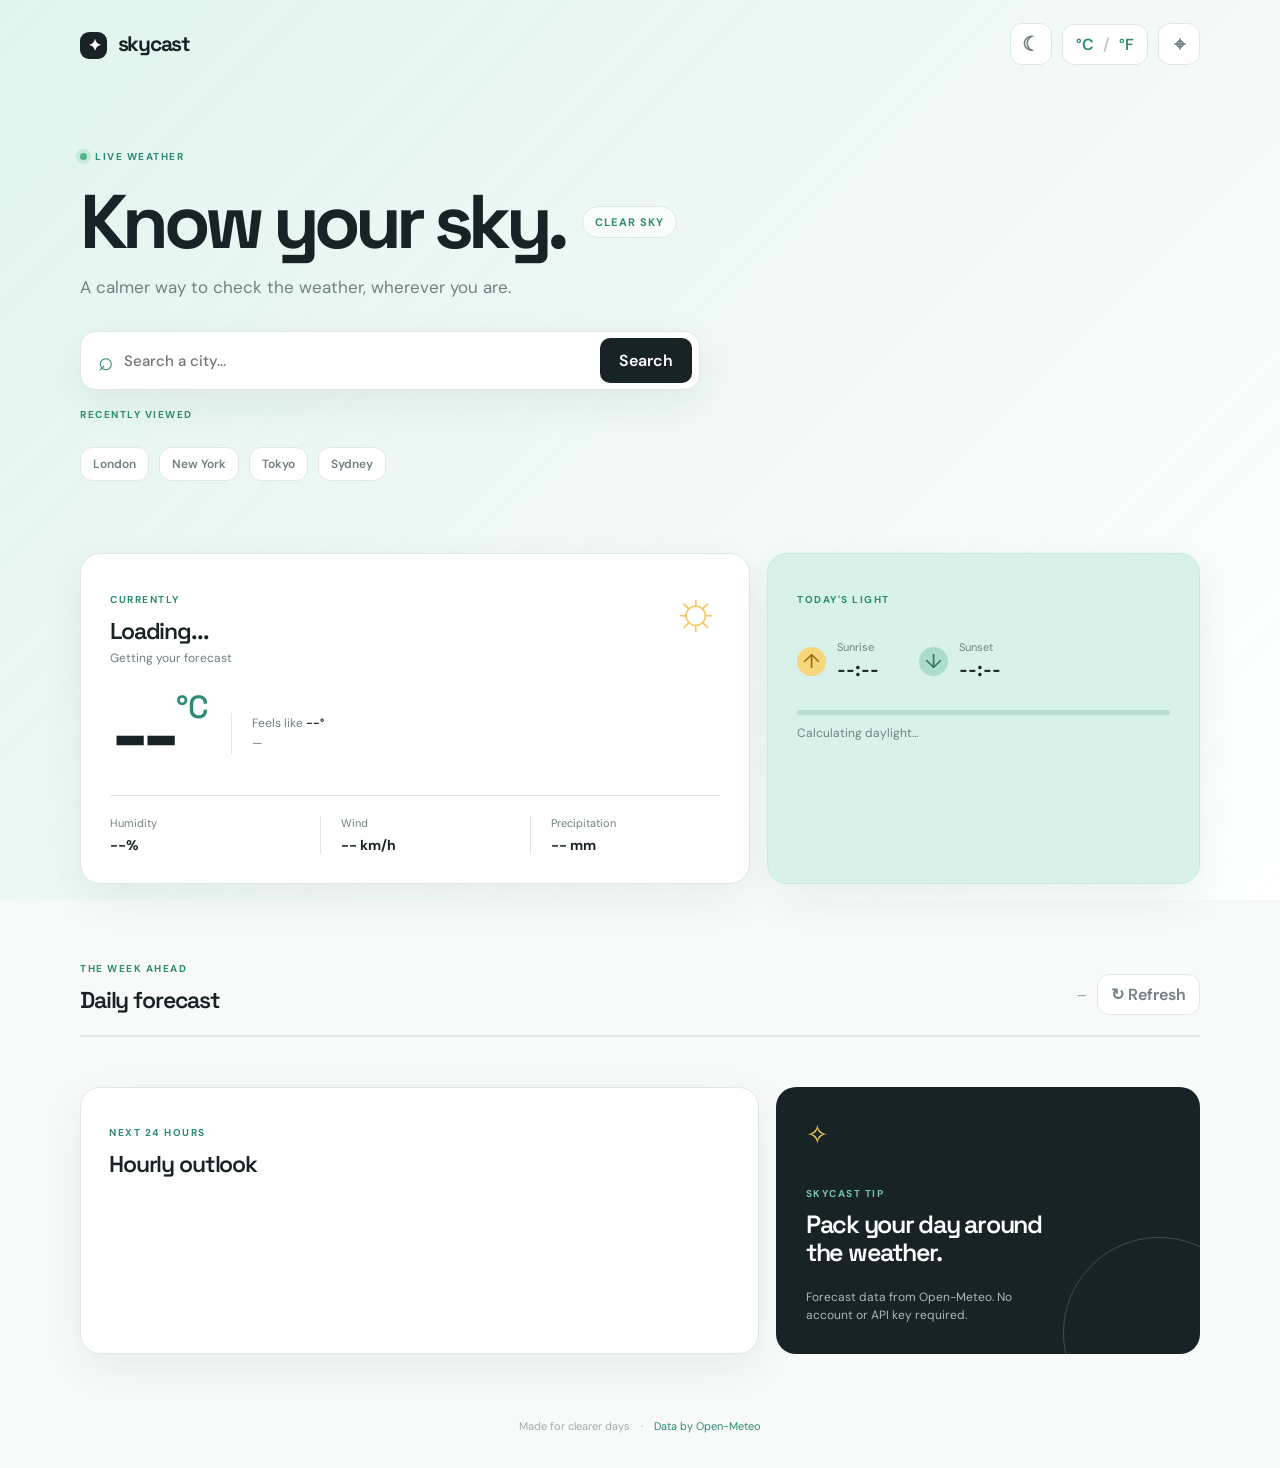
<file: index.html>
<!doctype html>
<html lang="en">
<head>
  <meta charset="UTF-8" />
  <meta name="viewport" content="width=device-width, initial-scale=1.0" />
  <meta name="theme-color" content="#182326" />
  <meta name="description" content="A clean, responsive weather dashboard powered by Open-Meteo." />
  <link rel="manifest" href="manifest.json" />
  <title>Skycast — Weather dashboard</title>
  <link rel="preconnect" href="https://fonts.googleapis.com" />
  <link rel="preconnect" href="https://fonts.gstatic.com" crossorigin />
  <link href="https://fonts.googleapis.com/css2?family=DM+Sans:wght@400;500;600;700&family=Space+Grotesk:wght@500;600;700&display=swap" rel="stylesheet" />
  <link rel="stylesheet" href="styles.css" />
  <script src="app.js" defer></script>
</head>
<body data-theme="light" data-weather="calm">
  <div class="app-shell">
    <header class="topbar">
      <a class="brand" href="./" aria-label="Skycast home"><span class="brand-mark">✦</span> skycast</a>
      <div class="topbar-actions">
        <button class="icon-button" id="themeToggle" type="button" title="Toggle theme" aria-label="Toggle theme">☾</button>
        <button class="unit-toggle" id="unitToggle" type="button" aria-label="Switch temperature units">°C <span>/</span> °F</button>
        <button class="icon-button" id="locateButton" type="button" title="Use my location" aria-label="Use my location">⌖</button>
        <button class="icon-button install-button" id="installButton" type="button" title="Install Skycast" aria-label="Install Skycast" hidden>⇩</button>
      </div>
    </header>
    <main>
      <section class="hero">
        <div class="eyebrow"><span class="status-dot"></span> LIVE WEATHER</div>
        <div class="hero-row">
          <h1>Know your sky.</h1>
          <span class="condition-tag" id="weatherBadge">Clear sky</span>
        </div>
        <p class="hero-copy">A calmer way to check the weather, wherever you are.</p>
        <form class="search" id="searchForm">
          <label class="sr-only" for="searchInput">Search for a city</label>
          <span class="search-icon">⌕</span>
          <input id="searchInput" type="search" placeholder="Search a city..." autocomplete="off" required />
          <button type="submit">Search</button>
        </form>
        <div class="recent-cities-wrap">
          <p class="muted-label recent-label">RECENTLY VIEWED</p>
          <div id="recentCities" class="recent-cities" aria-live="polite"></div>
        </div>
        <div class="quick-locations" aria-label="Popular cities">
          <button type="button" data-location="London">London</button>
          <button type="button" data-location="New York">New York</button>
          <button type="button" data-location="Tokyo">Tokyo</button>
          <button type="button" data-location="Sydney">Sydney</button>
        </div>
        <p class="form-message" id="formMessage" role="status"></p>
      </section>
      <section class="weather-grid" id="weatherGrid" aria-live="polite" aria-busy="true">
        <article class="current-card card">
          <div class="card-heading"><div><p class="muted-label">CURRENTLY</p><h2 id="locationName">Loading...</h2><p id="locationMeta" class="muted">Getting your forecast</p></div><span class="weather-icon" id="currentIcon" role="img" aria-label="Current weather">☼</span></div>
          <div class="temperature-row"><span class="temperature" id="currentTemp">--</span><span class="degree" id="degree">°C</span><div class="feels">Feels like <strong id="feelsLike">--°</strong><br /><span id="currentSummary">—</span></div></div>
          <div class="stats"><div><span>Humidity</span><strong id="humidity">--%</strong></div><div><span>Wind</span><strong id="wind">-- km/h</strong></div><div><span>Precipitation</span><strong id="precipitation">-- mm</strong></div></div>
        </article>
        <article class="sun-card card"><p class="muted-label">TODAY'S LIGHT</p><div class="sun-times"><div><span class="sun-symbol rise">↑</span><span>Sunrise</span><strong id="sunrise">--:--</strong></div><div><span class="sun-symbol set">↓</span><span>Sunset</span><strong id="sunset">--:--</strong></div></div><div class="daylight-track"><span id="daylightProgress"></span></div><p class="muted" id="daylightText">Calculating daylight...</p></article>
      </section>
      <section class="forecast-section"><div class="section-heading"><div><p class="muted-label">THE WEEK AHEAD</p><h2>Daily forecast</h2></div><div class="section-actions"><span class="updated" id="updatedAt">—</span><button class="unit-toggle" id="refreshButton" type="button" aria-label="Refresh forecast">↻ Refresh</button></div></div><div class="forecast-list" id="forecastList"></div></section>
      <section class="details-grid"><article class="detail-card card"><div class="section-heading"><div><p class="muted-label">NEXT 24 HOURS</p><h2>Hourly outlook</h2></div></div><div class="hourly-list" id="hourlyList"></div></article><aside class="tip-card"><span class="tip-icon">✧</span><p class="muted-label">SKYCAST TIP</p><h2 id="weatherTip">Pack your day around the weather.</h2><p class="muted">Forecast data from Open-Meteo. No account or API key required.</p></aside></section>
    </main>
    <footer>Made for clearer days <span>·</span> <a href="https://open-meteo.com/" target="_blank" rel="noreferrer">Data by Open-Meteo</a></footer>
  </div>
</body>
</html>
</file>
<file: styles.css>
:root {
  --ink: #182326;
  --muted: #708083;
  --line: #dfe8e6;
  --paper: #f7faf9;
  --white: #ffffff;
  --mint: #d9f2e9;
  --green: #2c8b72;
  --yellow: #f7c960;
  --shadow: 0 14px 40px rgba(27, 58, 53, 0.07);
  --hero-glow: rgba(122, 209, 168, 0.28);
  --card-bg: #ffffff;
  --hero-bg: linear-gradient(135deg, rgba(217, 242, 233, 0.8), rgba(255, 255, 255, 0.94));
}

body[data-theme='dark'] {
  --ink: #f2f7f6;
  --muted: #a8c1bf;
  --line: rgba(153, 184, 176, 0.24);
  --paper: #0f1a1d;
  --white: #16292c;
  --mint: #1a2f2d;
  --green: #7bd7b2;
  --yellow: #f5b942;
  --shadow: 0 22px 44px rgba(0, 0, 0, 0.28);
  --hero-glow: rgba(99, 136, 128, 0.24);
  --card-bg: #15272d;
  --hero-bg: linear-gradient(135deg, rgba(17, 39, 37, 0.96), rgba(18, 31, 34, 0.98));
}

body[data-weather='sunny'] {
  --hero-glow: rgba(247, 201, 96, 0.26);
  --hero-bg: linear-gradient(135deg, rgba(255, 237, 184, 0.84), rgba(255, 255, 255, 0.96));
}

body[data-weather='cloudy'] {
  --hero-glow: rgba(117, 142, 156, 0.24);
  --hero-bg: linear-gradient(135deg, rgba(216, 223, 232, 0.9), rgba(255, 255, 255, 0.95));
}

body[data-weather='rain'] {
  --hero-glow: rgba(103, 160, 195, 0.23);
  --hero-bg: linear-gradient(135deg, rgba(194, 221, 235, 0.9), rgba(255, 255, 255, 0.96));
}

body[data-weather='storm'] {
  --hero-glow: rgba(111, 136, 185, 0.28);
  --hero-bg: linear-gradient(135deg, rgba(123, 130, 170, 0.82), rgba(20, 32, 40, 0.94));
}

body[data-weather='snow'] {
  --hero-glow: rgba(160, 197, 214, 0.22);
  --hero-bg: linear-gradient(135deg, rgba(223, 236, 246, 0.9), rgba(255, 255, 255, 0.96));
}

* {
  box-sizing: border-box;
}

html {
  scroll-behavior: smooth;
}

body {
  margin: 0;
  font-family: 'DM Sans', sans-serif;
  background: var(--paper);
  color: var(--ink);
  transition: background 0.2s ease, color 0.2s ease;
}

body::before {
  content: '';
  position: fixed;
  inset: 0;
  pointer-events: none;
  background: var(--hero-bg);
  opacity: 0.95;
  z-index: -1;
}

button,
input {
  font: inherit;
}

button {
  cursor: pointer;
}

.app-shell {
  max-width: 1180px;
  margin: 0 auto;
  padding: 0 30px;
}

.topbar {
  display: flex;
  align-items: center;
  justify-content: space-between;
  min-height: 88px;
}

.brand {
  text-decoration: none;
  color: var(--ink);
  font: 700 21px 'Space Grotesk', sans-serif;
  letter-spacing: -0.06em;
}

.brand-mark {
  display: inline-grid;
  place-items: center;
  width: 27px;
  height: 27px;
  margin-right: 7px;
  border-radius: 9px;
  background: var(--ink);
  color: var(--white);
  font-size: 16px;
}

.topbar-actions {
  display: flex;
  align-items: center;
  gap: 10px;
}

.unit-toggle,
.icon-button,
.quick-locations button,
.section-actions .unit-toggle,
.recent-city {
  border: 1px solid var(--line);
  background: var(--white);
  border-radius: 12px;
  color: var(--muted);
  font-weight: 600;
  transition: transform 0.2s ease, box-shadow 0.2s ease, border-color 0.2s ease;
}

.unit-toggle:hover,
.icon-button:hover,
.quick-locations button:hover,
.recent-city:hover,
.search button:hover {
  transform: translateY(-1px);
  box-shadow: var(--shadow);
}

.unit-toggle {
  padding: 9px 13px;
  color: var(--green);
}

.section-actions {
  display: flex;
  align-items: center;
  gap: 10px;
}

.unit-toggle span {
  color: #bec9c8;
  margin: 0 5px;
}

.icon-button {
  width: 42px;
  height: 42px;
  font-size: 20px;
  padding: 0;
}

.install-button {
  background: #eaf8f3;
  color: var(--green);
  border-color: #cfeee2;
}

.install-button[hidden] {
  display: none;
}

.hero {
  max-width: 700px;
  padding: 62px 0 46px;
}

.eyebrow,
.muted-label {
  font-size: 10px;
  font-weight: 700;
  letter-spacing: 0.15em;
  color: var(--green);
}

.eyebrow {
  display: flex;
  align-items: center;
  gap: 8px;
}

.status-dot {
  width: 7px;
  height: 7px;
  border-radius: 50%;
  background: #51b68d;
  box-shadow: 0 0 0 4px var(--hero-glow);
}

.hero-row {
  display: flex;
  align-items: center;
  gap: 18px;
  flex-wrap: wrap;
  margin: 22px 0 17px;
}

.hero h1 {
  margin: 0;
  font: 700 clamp(46px, 7vw, 76px) 'Space Grotesk', sans-serif;
  letter-spacing: -0.075em;
  line-height: 0.98;
}

.condition-tag {
  display: inline-flex;
  align-items: center;
  gap: 8px;
  padding: 8px 12px;
  border-radius: 999px;
  background: rgba(255, 255, 255, 0.64);
  border: 1px solid var(--line);
  color: var(--green);
  font-size: 11px;
  font-weight: 700;
  letter-spacing: 0.1em;
  text-transform: uppercase;
}

.hero-copy {
  margin: 0;
  color: var(--muted);
  font-size: 17px;
}

.search {
  display: flex;
  align-items: center;
  max-width: 620px;
  margin-top: 33px;
  padding: 6px 7px 6px 17px;
  border: 1px solid var(--line);
  border-radius: 15px;
  background: var(--white);
  box-shadow: var(--shadow);
}

.search.is-loading {
  opacity: 0.8;
}

.search-icon {
  color: var(--green);
  font-size: 26px;
  line-height: 1;
}

.search input {
  flex: 1;
  min-width: 0;
  border: 0;
  outline: 0;
  background: transparent;
  padding: 12px 10px;
  font: 500 15px 'DM Sans', sans-serif;
  color: var(--ink);
}

.search button {
  border: 0;
  background: var(--ink);
  color: var(--white);
  padding: 12px 19px;
  border-radius: 10px;
  font-weight: 600;
}

.search button:disabled,
.unit-toggle:disabled,
.icon-button:disabled {
  cursor: wait;
  opacity: 0.6;
  transform: none;
  box-shadow: none;
}

.recent-cities-wrap {
  margin-top: 18px;
}

.recent-label {
  margin: 0 0 8px;
}

.recent-cities {
  display: flex;
  flex-wrap: wrap;
  gap: 10px;
}

.recent-city,
.recent-empty {
  padding: 8px 12px;
  border-radius: 12px;
  font-size: 12px;
}

.recent-empty {
  display: inline-block;
  color: var(--muted);
  border: 1px dashed var(--line);
}

.quick-locations {
  display: flex;
  flex-wrap: wrap;
  gap: 10px;
  margin-top: 18px;
}

.quick-locations button {
  padding: 8px 12px;
  font-size: 12px;
}

.form-message {
  min-height: 17px;
  margin: 9px 0 0 14px;
  color: var(--green);
  font-size: 12px;
}

.form-message[data-type='error'] {
  color: #b54e45;
}

.weather-grid {
  display: grid;
  grid-template-columns: 1.55fr 1fr;
  gap: 17px;
}

.card {
  background: var(--card-bg);
  border: 1px solid var(--line);
  border-radius: 20px;
  box-shadow: var(--shadow);
}

.current-card {
  padding: 29px;
}

.card-heading {
  display: flex;
  align-items: flex-start;
  justify-content: space-between;
}

.card-heading h2,
.section-heading h2 {
  margin: 7px 0 4px;
  font: 600 23px 'Space Grotesk', sans-serif;
  letter-spacing: -0.05em;
}

.muted {
  margin: 0;
  color: var(--muted);
  font-size: 12px;
}

.weather-icon {
  color: var(--yellow);
  font-size: 54px;
  line-height: 1;
}

.temperature-row {
  display: flex;
  align-items: center;
  margin: 30px 0 25px;
}

.temperature {
  font: 600 92px/0.8 'Space Grotesk', sans-serif;
  letter-spacing: -0.1em;
}

.degree {
  align-self: flex-start;
  margin-top: -9px;
  margin-left: 4px;
  color: var(--green);
  font: 500 32px 'Space Grotesk', sans-serif;
}

.feels {
  margin-left: 22px;
  border-left: 1px solid var(--line);
  padding-left: 20px;
  font-size: 12px;
  color: var(--muted);
  line-height: 1.7;
}

.feels strong {
  color: var(--ink);
  font-weight: 600;
}

.stats {
  display: grid;
  grid-template-columns: repeat(3, minmax(0, 1fr));
  gap: 20px;
  padding-top: 20px;
  border-top: 1px solid var(--line);
}

.stats div {
  display: flex;
  flex-direction: column;
  gap: 6px;
}

.stats div + div {
  border-left: 1px solid var(--line);
  padding-left: 20px;
}

.stats span {
  color: var(--muted);
  font-size: 11px;
}

.stats strong {
  font-size: 14px;
}

.sun-card {
  padding: 29px;
  background: var(--mint);
  border-color: #c8e9de;
}

.sun-times {
  display: flex;
  gap: 40px;
  margin: 34px 0 28px;
}

.sun-times div {
  display: grid;
  grid-template-columns: 31px 1fr;
  column-gap: 9px;
  align-items: center;
}

.sun-times span:not(.sun-symbol) {
  color: var(--muted);
  font-size: 11px;
}

.sun-times strong {
  grid-column: 2;
  margin-top: 2px;
  font: 600 20px 'Space Grotesk', sans-serif;
}

.sun-symbol {
  grid-row: span 2;
  display: grid;
  place-items: center;
  width: 29px;
  height: 29px;
  border-radius: 50%;
  font-size: 20px;
}

.rise {
  background: #f7d67b;
  color: #966b0c;
}

.set {
  background: #acdcca;
  color: #32755f;
}

.daylight-track {
  height: 5px;
  border-radius: 5px;
  background: #b9ddd1;
  overflow: hidden;
  margin-bottom: 10px;
}

.daylight-track span {
  display: block;
  width: 0%;
  height: 100%;
  border-radius: 5px;
  background: #eab94f;
}

.forecast-section {
  padding: 68px 0 50px;
}

.section-heading {
  display: flex;
  align-items: end;
  justify-content: space-between;
  margin-bottom: 20px;
}

.section-heading h2 {
  margin-bottom: 0;
}

.updated {
  color: var(--muted);
  font-size: 11px;
}

.forecast-list {
  display: grid;
  grid-template-columns: repeat(7, minmax(0, 1fr));
  overflow: hidden;
  border: 1px solid var(--line);
  border-radius: 17px;
  background: var(--white);
}

.forecast-day {
  min-height: 165px;
  padding: 20px 12px;
  text-align: center;
  border-right: 1px solid var(--line);
}

.forecast-day:last-child {
  border-right: 0;
}

.forecast-day.today {
  background: #f0faf6;
}

.forecast-day h3 {
  margin: 0 0 16px;
  font-size: 12px;
}

.day-icon {
  height: 35px;
  font-size: 26px;
  color: var(--yellow);
}

.range {
  margin: 14px 0 8px;
  font: 600 15px 'Space Grotesk', sans-serif;
}

.range span {
  margin-left: 6px;
  color: var(--muted);
  font-weight: 500;
}

.rain {
  color: var(--green);
  font-size: 10px;
}

.details-grid {
  display: grid;
  grid-template-columns: 1.6fr 1fr;
  gap: 17px;
  padding-bottom: 65px;
}

.detail-card {
  padding: 28px;
}

.hourly-list {
  display: flex;
  gap: 6px;
  overflow-x: auto;
  padding-bottom: 4px;
}

.hour {
  min-width: 68px;
  padding: 14px 5px;
  border-radius: 12px;
  text-align: center;
}

.hour:first-child {
  background: #f0faf6;
}

.hour span {
  display: block;
  color: var(--muted);
  font-size: 11px;
}

.hour-icon {
  display: block;
  padding: 13px 0;
  font-size: 21px;
  color: var(--yellow);
}

.hour strong {
  font: 600 14px 'Space Grotesk', sans-serif;
}

.tip-card {
  position: relative;
  overflow: hidden;
  padding: 30px;
  border-radius: 20px;
  background: var(--ink);
  color: var(--white);
}

.tip-card::after {
  content: '';
  position: absolute;
  right: -55px;
  bottom: -75px;
  width: 190px;
  height: 190px;
  border: 1px solid #38514f;
  border-radius: 50%;
}

.tip-icon {
  display: block;
  margin-bottom: 35px;
  color: var(--yellow);
  font-size: 27px;
}

.tip-card .muted-label {
  color: #77c5a9;
}

.tip-card h2 {
  max-width: 260px;
  margin: 11px 0 22px;
  font: 600 25px/1.1 'Space Grotesk', sans-serif;
  letter-spacing: -0.05em;
}

.tip-card .muted {
  max-width: 240px;
  color: #a8bab7;
  line-height: 1.5;
}

footer {
  padding: 0 0 35px;
  text-align: center;
  color: #a0aeac;
  font-size: 11px;
}

footer span {
  margin: 0 8px;
}

footer a {
  color: var(--green);
  text-decoration: none;
}

.sr-only {
  position: absolute;
  width: 1px;
  height: 1px;
  padding: 0;
  margin: -1px;
  overflow: hidden;
  clip: rect(0, 0, 0, 0);
  white-space: nowrap;
  border: 0;
}

@media (max-width: 780px) {
  .app-shell {
    padding: 0 18px;
  }

  .hero {
    padding-top: 38px;
  }

  .weather-grid,
  .details-grid {
    grid-template-columns: 1fr;
  }

  .forecast-list {
    display: flex;
    overflow-x: auto;
  }

  .forecast-day {
    min-width: 105px;
  }

  .temperature {
    font-size: 76px;
  }

  .sun-card {
    min-height: 220px;
  }
}

@media (max-width: 450px) {
  .search button {
    padding: 12px 13px;
  }

  .current-card,
  .sun-card,
  .detail-card,
  .tip-card {
    padding: 23px;
  }

  .temperature-row {
    margin-top: 27px;
  }

  .sun-times {
    gap: 22px;
  }

  .forecast-section {
    padding-top: 48px;
  }
}
</file>
